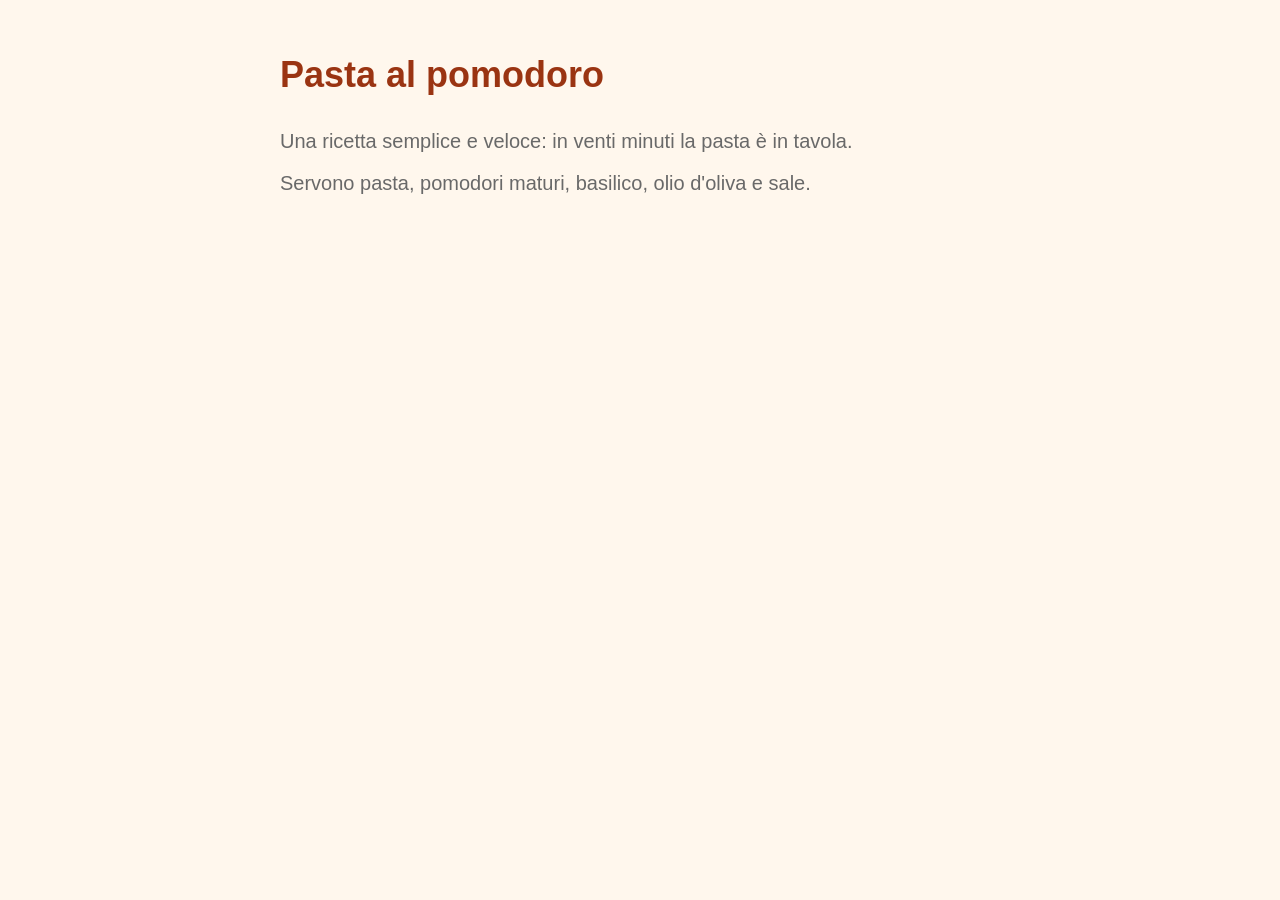
<file: 12-strumenti-per-sviluppatori/index.html>
<!doctype html>
<html lang="it">
<head>
  <meta charset="utf-8">
  <meta name="viewport" content="width=device-width, initial-scale=1">
  <title>Ricetta: pasta al pomodoro</title>
  <link rel="stylesheet" href="style.css">
</head>
<body>
  <h1>Pasta al pomodoro</h1>
  <p>Una ricetta semplice e veloce: in venti minuti la pasta è in tavola.</p>
  <p>Servono pasta, pomodori maturi, basilico, olio d'oliva e sale.</p>
</body>
</html>
</file>
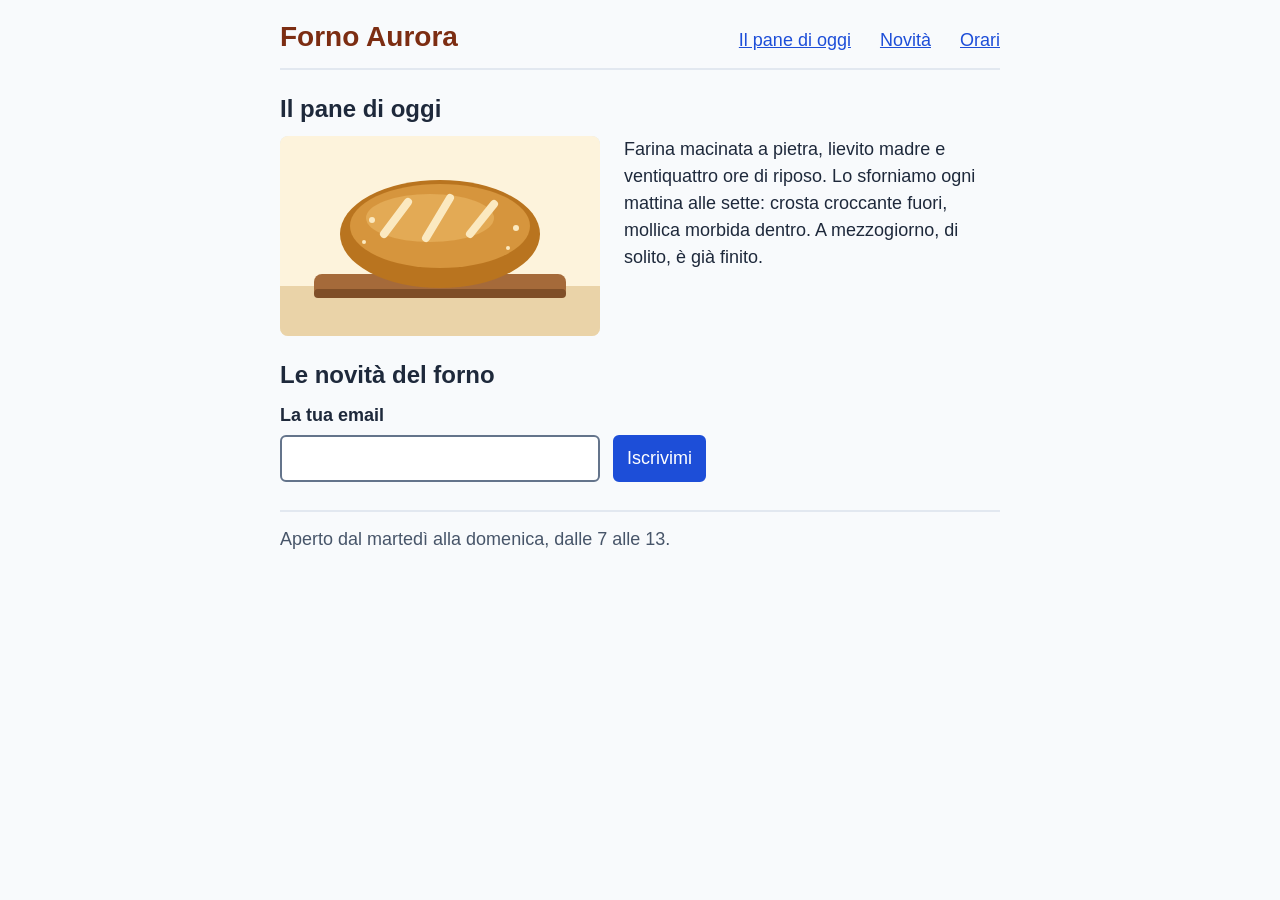
<file: 22-accessibilita-di-base/index.html>
<!doctype html>
<html lang="it">
<head>
  <meta charset="utf-8">
  <meta name="viewport" content="width=device-width, initial-scale=1">
  <title>Forno Aurora</title>
  <link rel="stylesheet" href="style.css">
</head>
<body>
  <a href="#content" class="skip-link">Vai al contenuto</a>
  <header>
    <h1>Forno Aurora</h1>
    <nav>
      <a href="#today">Il pane di oggi</a>
      <a href="#newsletter">Novità</a>
      <a href="#hours">Orari</a>
    </nav>
  </header>
  <main id="content">
    <h2 id="today">Il pane di oggi</h2>
    <img src="images/pane.svg"
      alt="Una pagnotta dorata su un tagliere di legno"
      width="320" height="200">
    <p>Farina macinata a pietra, lievito madre e ventiquattro ore di riposo.
      Lo sforniamo ogni mattina alle sette: crosta croccante fuori, mollica
      morbida dentro. A mezzogiorno, di solito, è già finito.</p>
    <h2 id="newsletter">Le novità del forno</h2>
    <form>
      <label for="email">La tua email</label>
      <input type="email" id="email" name="email">
      <button type="submit">Iscrivimi</button>
    </form>
  </main>
  <footer id="hours">
    <p>Aperto dal martedì alla domenica, dalle 7 alle 13.</p>
  </footer>
</body>
</html>
</file>
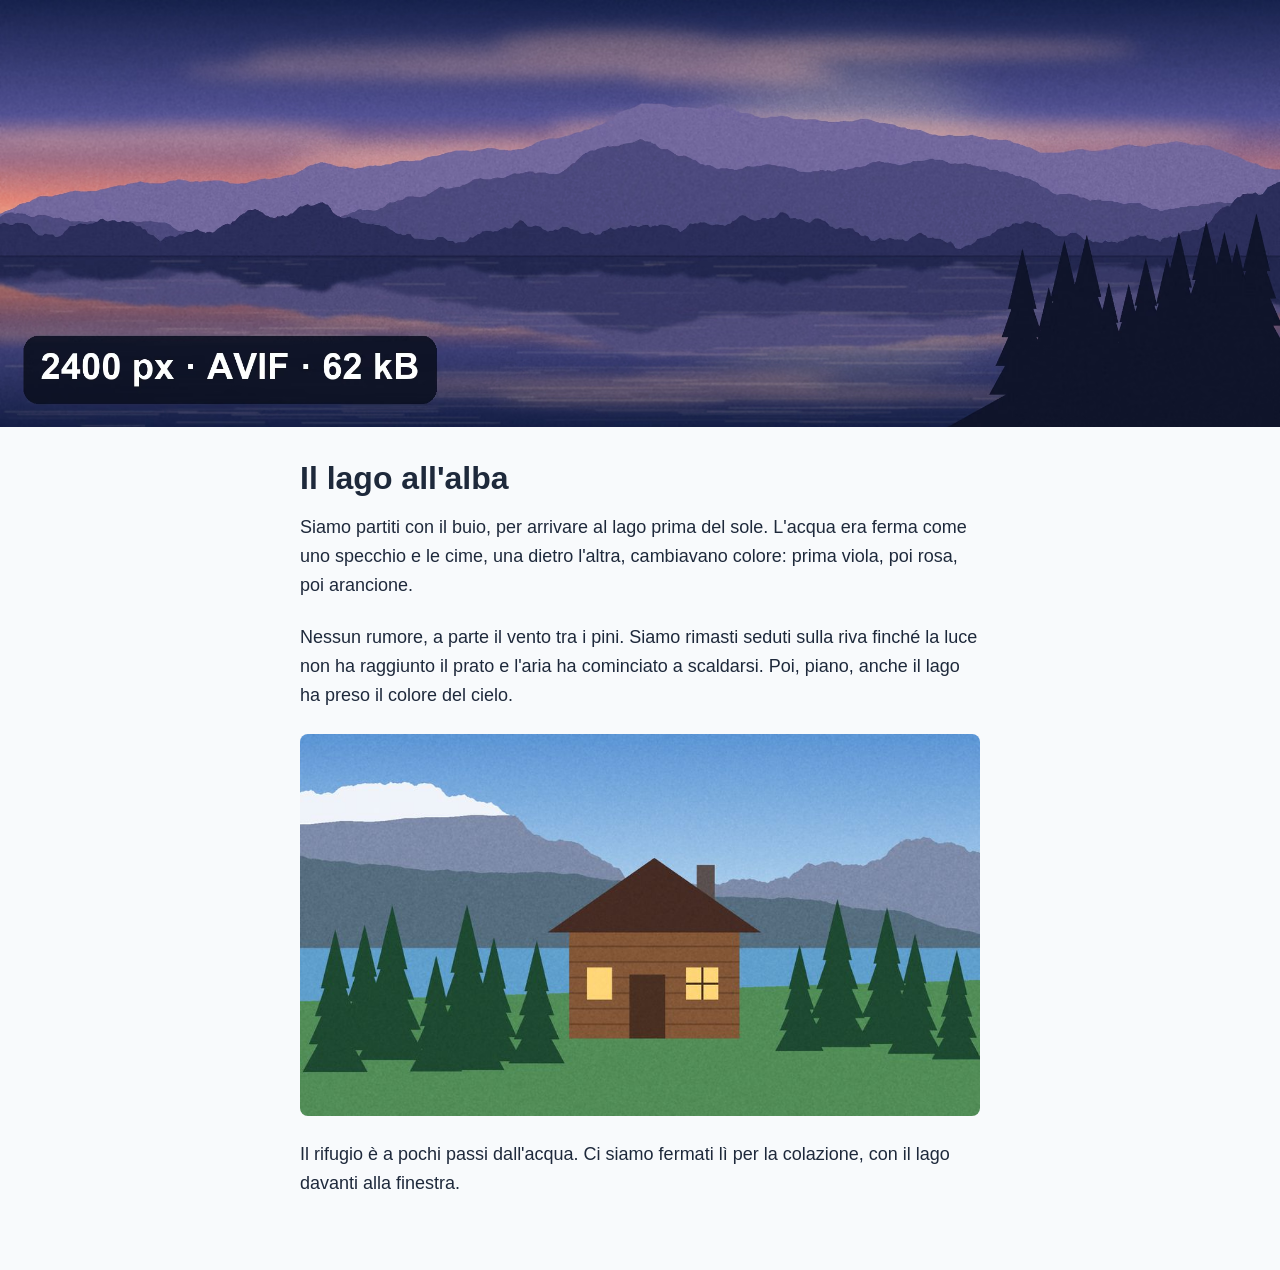
<file: 23-immagini-responsive/index.html>
<!doctype html>
<html lang="it">
<head>
  <meta charset="utf-8">
  <meta name="viewport" content="width=device-width, initial-scale=1">
  <title>Diario di montagna</title>
  <link rel="stylesheet" href="style.css">
</head>
<body>
  <picture>
    <source type="image/avif"
      srcset="images/lago-1200.avif 1200w, images/lago-2400.avif 2400w"
      sizes="100vw">
    <img src="images/lago.jpg" alt="Un lago di montagna all'alba"
      srcset="images/lago-1200.jpg 1200w, images/lago-2400.jpg 2400w"
      sizes="100vw"
      fetchpriority="high"
      width="3600" height="1200">
  </picture>
  <main>
    <h1>Il lago all'alba</h1>
    <p>Siamo partiti con il buio, per arrivare al lago prima del sole. L'acqua era
      ferma come uno specchio e le cime, una dietro l'altra, cambiavano colore:
      prima viola, poi rosa, poi arancione.</p>
    <p>Nessun rumore, a parte il vento tra i pini. Siamo rimasti seduti sulla riva
      finché la luce non ha raggiunto il prato e l'aria ha cominciato a scaldarsi.
      Poi, piano, anche il lago ha preso il colore del cielo.</p>
    <img src="images/rifugio.jpg" alt="Il rifugio di legno in riva al lago"
      loading="lazy"
      width="960" height="540">
    <p>Il rifugio è a pochi passi dall'acqua. Ci siamo fermati lì per la colazione,
      con il lago davanti alla finestra.</p>
  </main>
</body>
</html>
</file>
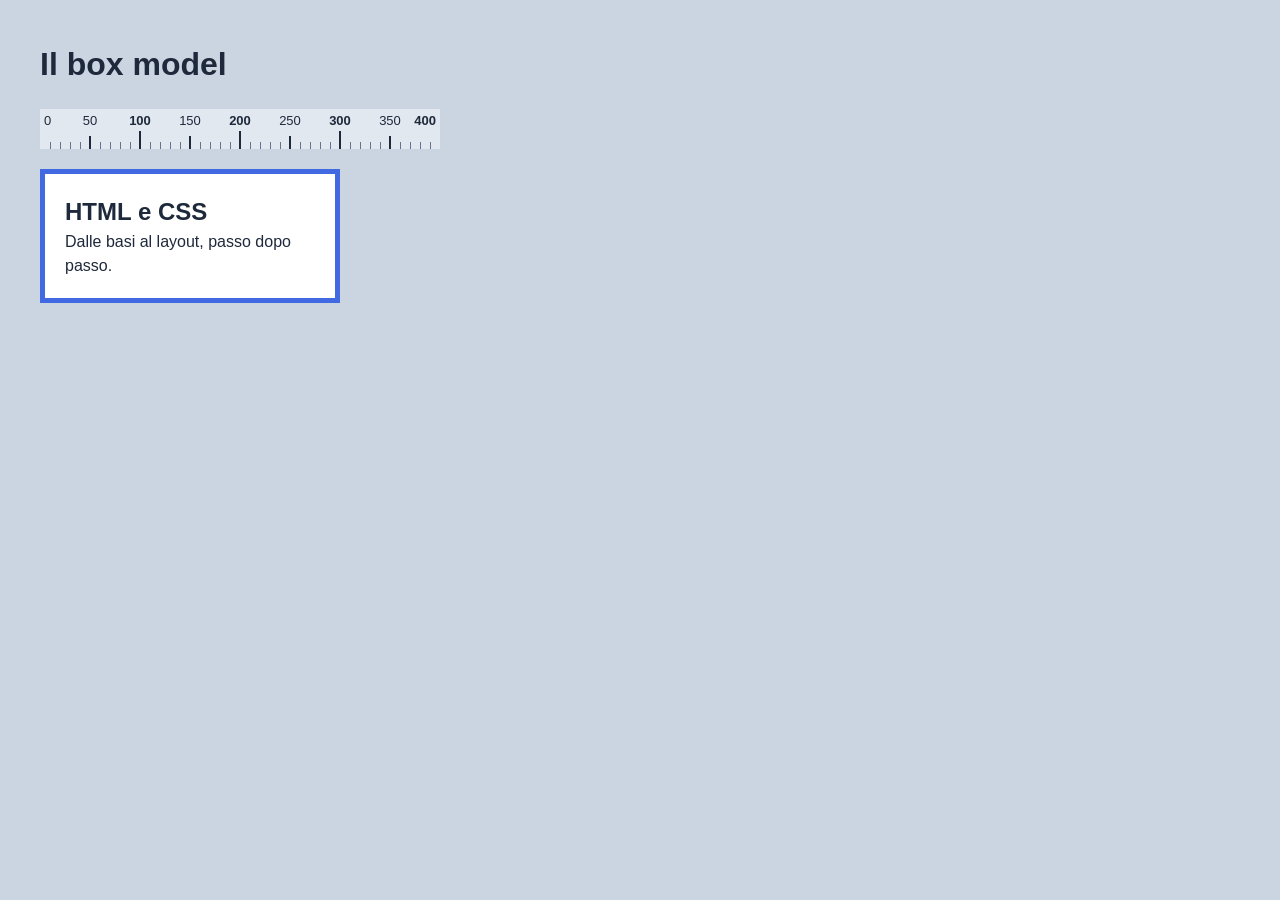
<file: 31-box-model-e-box-sizing/index.html>
<!doctype html>
<html lang="it">
<head>
  <meta charset="utf-8">
  <meta name="viewport" content="width=device-width, initial-scale=1">
  <title>Il box model</title>
  <link rel="stylesheet" href="style.css">
</head>
<body>
  <main>
    <h1>Il box model</h1>
    <img class="ruler" src="images/ruler.svg" width="400" height="40"
      alt="Righello in pixel: una tacca ogni 10, un numero ogni 50, da 0 a 400">
    <article class="card">
      <h2>HTML e CSS</h2>
      <p>Dalle basi al layout, passo dopo passo.</p>
    </article>
  </main>
</body>
</html>
</file>
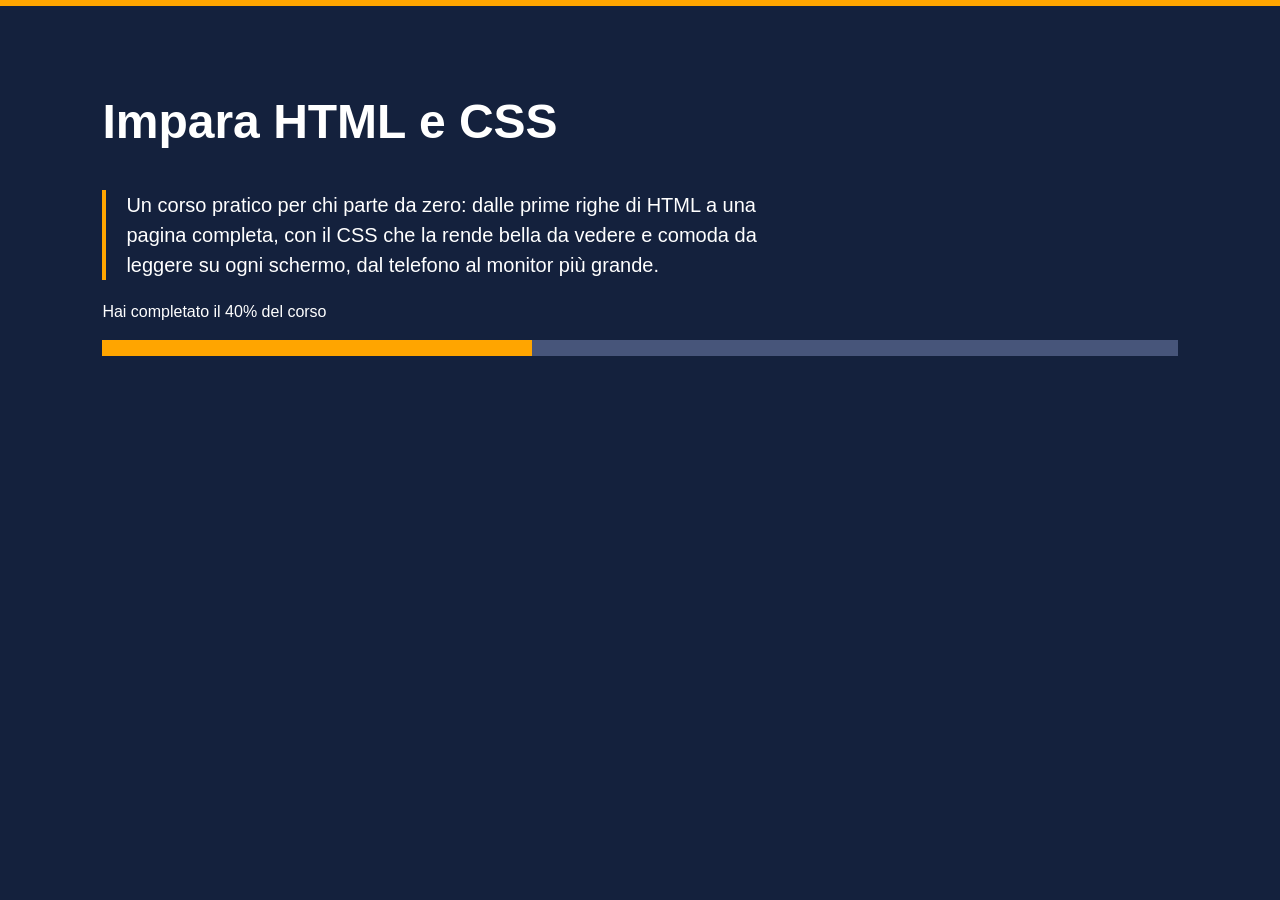
<file: 32-unita-di-misura/index.html>
<!doctype html>
<html lang="it">
<head>
  <meta charset="utf-8">
  <meta name="viewport" content="width=device-width, initial-scale=1">
  <title>Le unità di misura</title>
  <link rel="stylesheet" href="style.css">
</head>
<body>
  <main class="hero">
    <h1>Impara HTML e CSS</h1>
    <p class="lead">Un corso pratico per chi parte da zero: dalle prime righe di
      HTML a una pagina completa, con il CSS che la rende bella da vedere e comoda
      da leggere su ogni schermo, dal telefono al monitor più grande.</p>
    <p>Hai completato il 40% del corso</p>
    <div class="track">
      <div class="bar"></div>
    </div>
  </main>
</body>
</html>
</file>
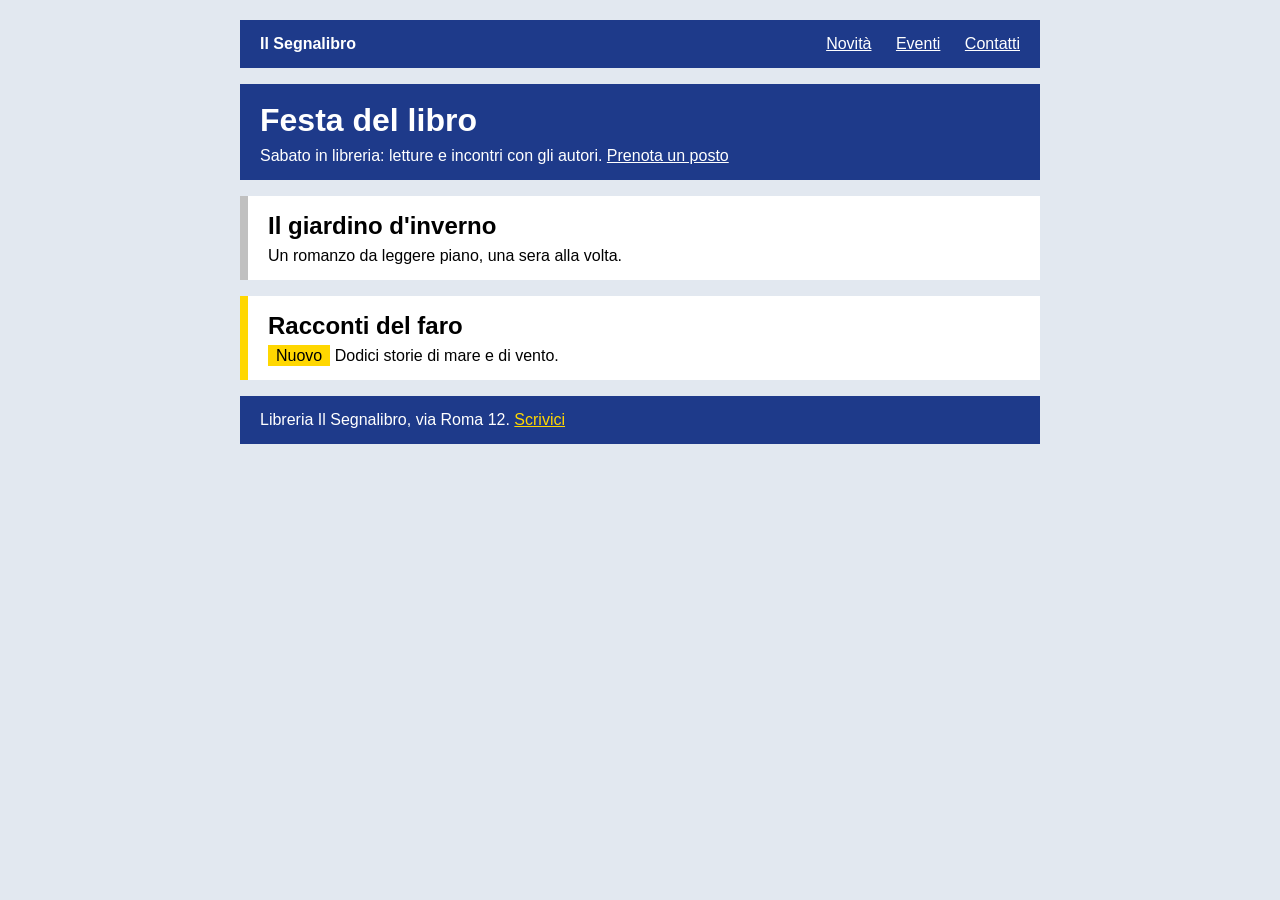
<file: 34-selettori-moderni-is-where-has/index.html>
<!doctype html>
<html lang="it">
<head>
  <meta charset="utf-8">
  <meta name="viewport" content="width=device-width, initial-scale=1">
  <title>Libreria Il Segnalibro</title>
  <link rel="stylesheet" href="style.css">
</head>
<body>
  <header>
    <strong>Il Segnalibro</strong>
    <nav>
      <a href="#">Novità</a>
      <a href="#">Eventi</a>
      <a href="#">Contatti</a>
    </nav>
  </header>
  <main>
    <div class="banner">
      <h1>Festa del libro</h1>
      <p>Sabato in libreria: letture e incontri con gli autori.
        <a href="#">Prenota un posto</a></p>
    </div>
    <article class="card">
      <h2>Il giardino d'inverno</h2>
      <p>Un romanzo da leggere piano, una sera alla volta.</p>
    </article>
    <article class="card">
      <h2>Racconti del faro</h2>
      <p><span class="badge">Nuovo</span> Dodici storie di mare e di vento.</p>
    </article>
  </main>
  <footer>
    <p>Libreria Il Segnalibro, via Roma 12. <a href="#">Scrivici</a></p>
  </footer>
</body>
</html>
</file>
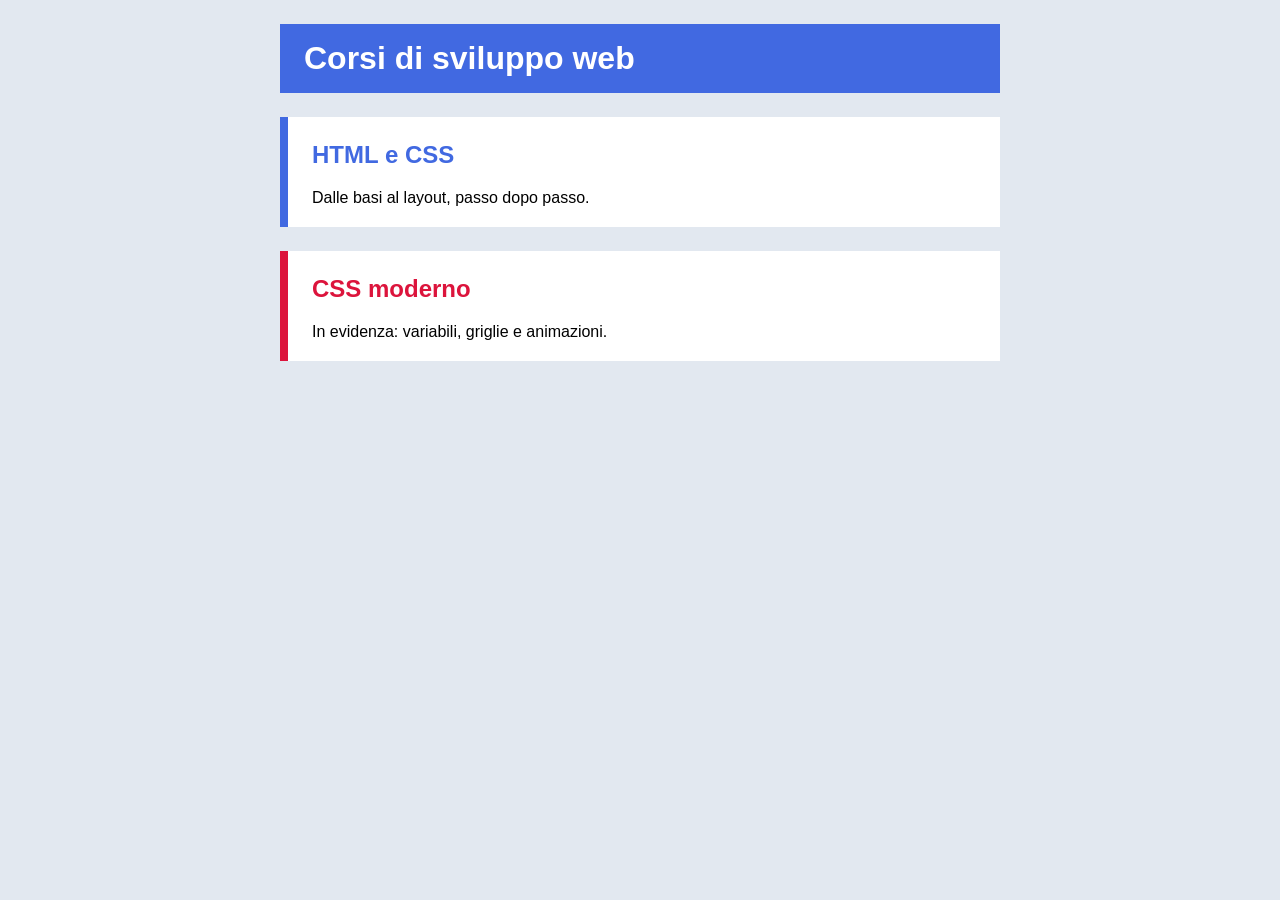
<file: 36-variabili-css/index.html>
<!doctype html>
<html lang="it">
<head>
  <meta charset="utf-8">
  <meta name="viewport" content="width=device-width, initial-scale=1">
  <title>Variabili CSS</title>
  <link rel="stylesheet" href="style.css">
</head>
<body>
  <header>
    <h1>Corsi di sviluppo web</h1>
  </header>
  <main>
    <article class="card">
      <h2>HTML e CSS</h2>
      <p>Dalle basi al layout, passo dopo passo.</p>
    </article>
    <article class="card featured">
      <h2>CSS moderno</h2>
      <p>In evidenza: variabili, griglie e animazioni.</p>
    </article>
  </main>
</body>
</html>
</file>
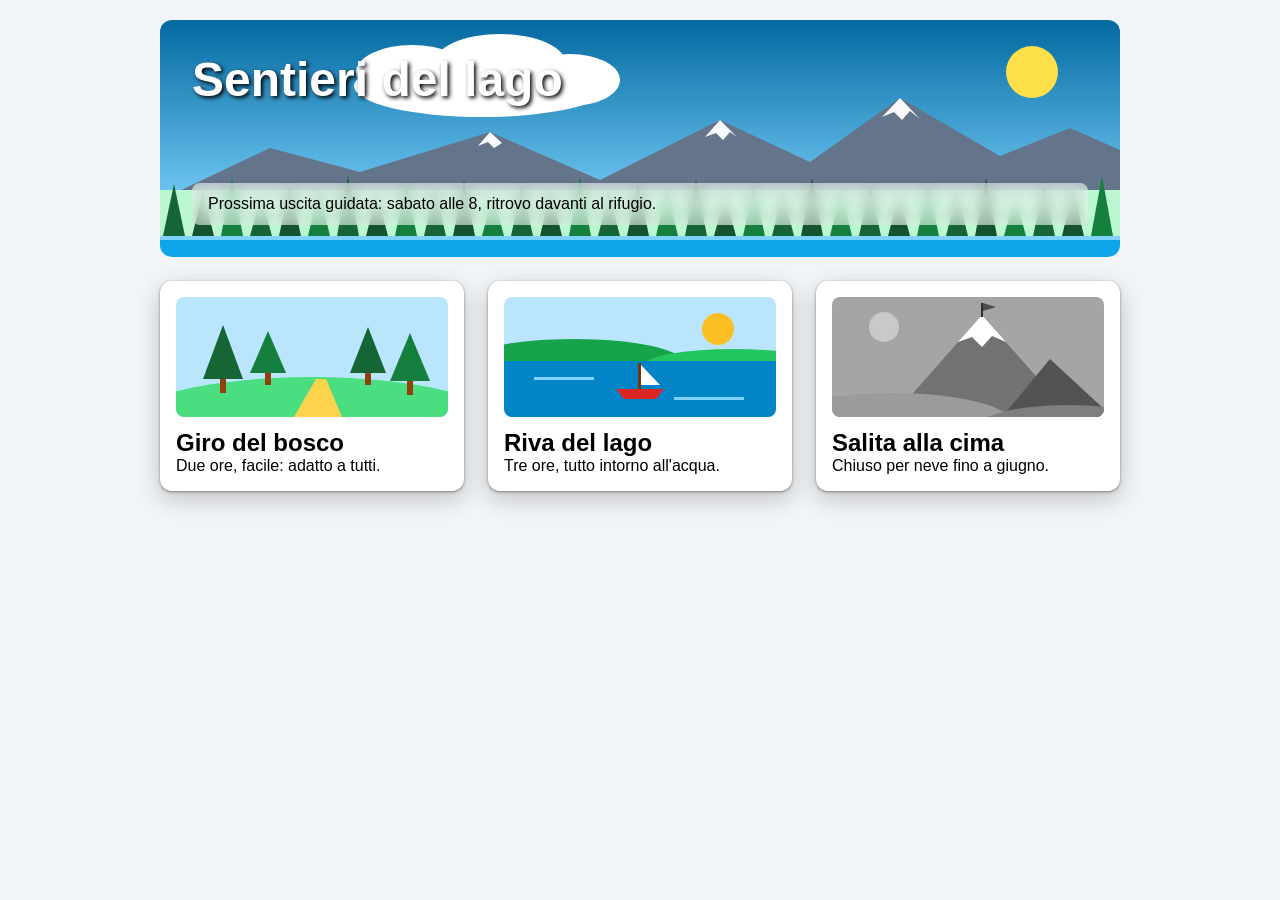
<file: 41-ombre-e-filtri/index.html>
<!doctype html>
<html lang="it">
<head>
  <meta charset="utf-8">
  <meta name="viewport" content="width=device-width, initial-scale=1">
  <title>Sentieri del lago</title>
  <link rel="stylesheet" href="style.css">
</head>
<body>
  <header>
    <h1>Sentieri del lago</h1>
    <p class="note">Prossima uscita guidata: sabato alle 8, ritrovo davanti al
      rifugio.</p>
  </header>
  <main>
    <article class="card">
      <img src="images/forest.svg" alt="Abeti lungo un sentiero">
      <h2>Giro del bosco</h2>
      <p>Due ore, facile: adatto a tutti.</p>
    </article>
    <article class="card">
      <img src="images/shore.svg" alt="Una barca rossa sul lago">
      <h2>Riva del lago</h2>
      <p>Tre ore, tutto intorno all'acqua.</p>
    </article>
    <article class="card closed">
      <img src="images/peak.svg" alt="Una cima con la neve">
      <h2>Salita alla cima</h2>
      <p>Chiuso per neve fino a giugno.</p>
    </article>
  </main>
</body>
</html>
</file>
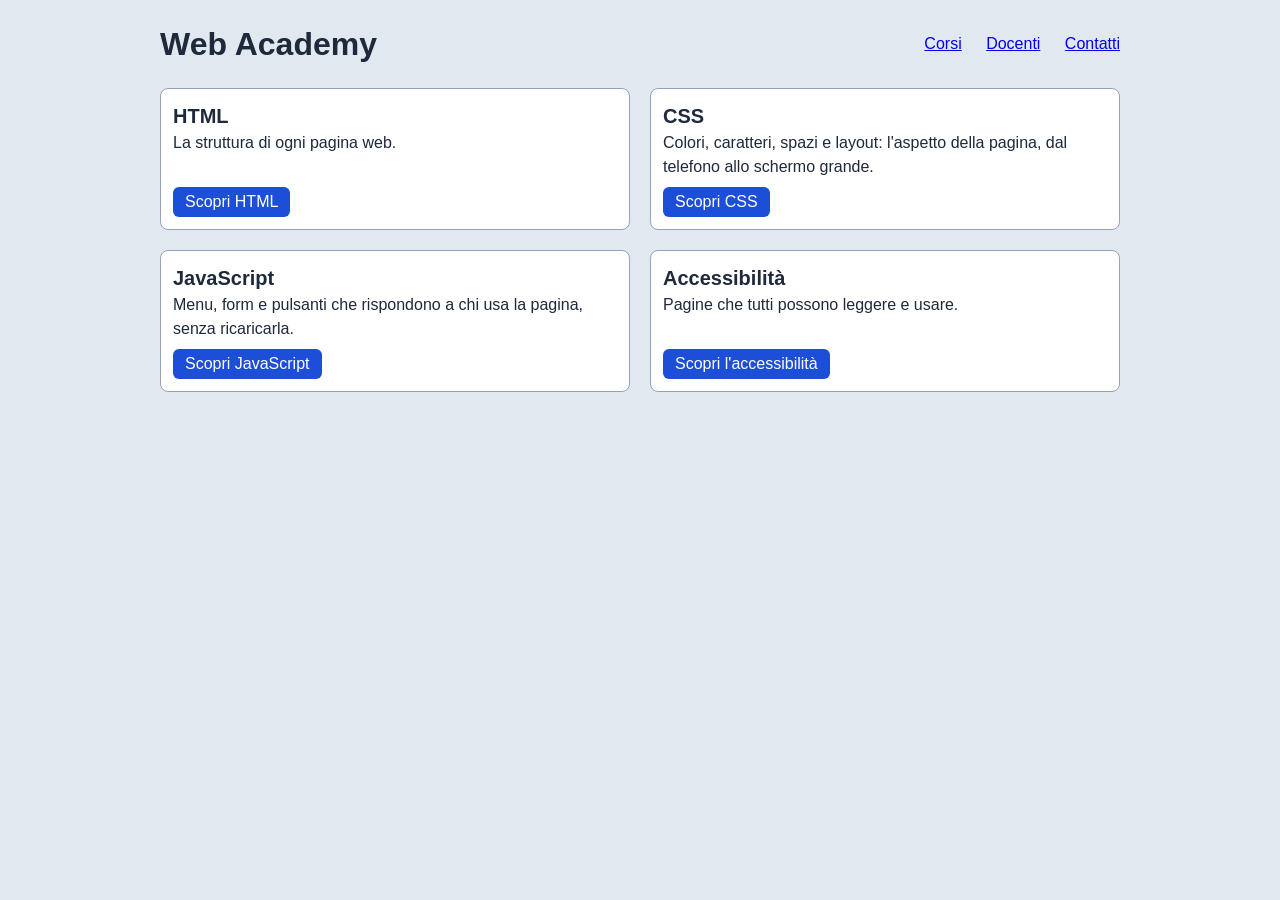
<file: 51-flexbox-completo/index.html>
<!doctype html>
<html lang="it">
<head>
  <meta charset="utf-8">
  <meta name="viewport" content="width=device-width, initial-scale=1">
  <title>Web Academy</title>
  <link rel="stylesheet" href="style.css">
</head>
<body>
  <header class="topbar">
    <h1>Web Academy</h1>
    <nav>
      <a href="#">Corsi</a>
      <a href="#">Docenti</a>
      <a href="#">Contatti</a>
    </nav>
  </header>
  <main class="cards">
    <article class="card">
      <h2>HTML</h2>
      <p>La struttura di ogni pagina web.</p>
      <a href="#">Scopri HTML</a>
    </article>
    <article class="card">
      <h2>CSS</h2>
      <p>Colori, caratteri, spazi e layout: l'aspetto della pagina, dal telefono allo
        schermo grande.</p>
      <a href="#">Scopri CSS</a>
    </article>
    <article class="card">
      <h2>JavaScript</h2>
      <p>Menu, form e pulsanti che rispondono a chi usa la pagina, senza
        ricaricarla.</p>
      <a href="#">Scopri JavaScript</a>
    </article>
    <article class="card">
      <h2>Accessibilità</h2>
      <p>Pagine che tutti possono leggere e usare.</p>
      <a href="#">Scopri l'accessibilità</a>
    </article>
  </main>
</body>
</html>
</file>
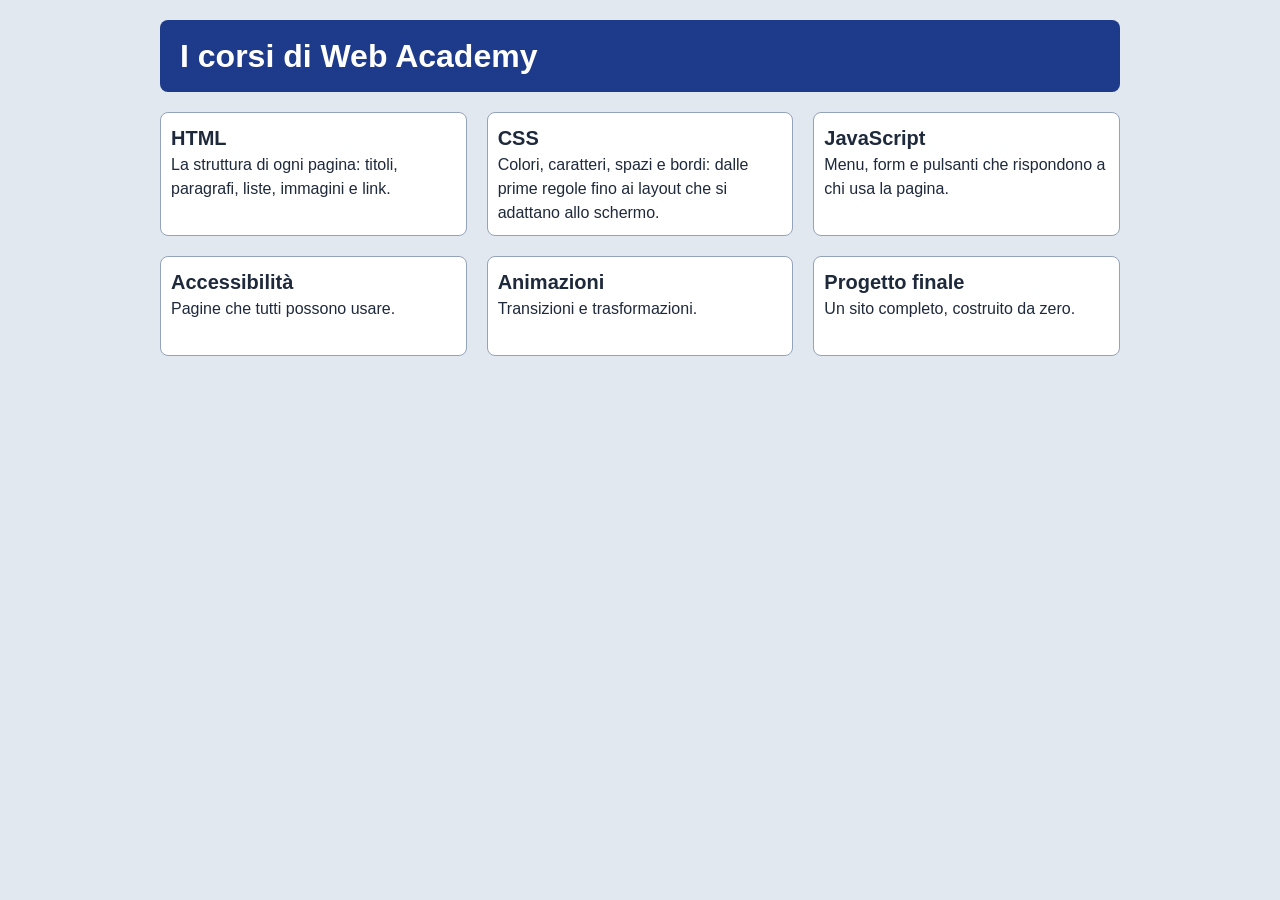
<file: 52-grid-righe-colonne-e-fr/index.html>
<!doctype html>
<html lang="it">
<head>
  <meta charset="utf-8">
  <meta name="viewport" content="width=device-width, initial-scale=1">
  <title>Web Academy</title>
  <link rel="stylesheet" href="style.css">
</head>
<body>
  <header>
    <h1>I corsi di Web Academy</h1>
  </header>
  <main class="cards">
    <article class="card">
      <h2>HTML</h2>
      <p>La struttura di ogni pagina: titoli, paragrafi, liste, immagini e link.</p>
    </article>
    <article class="card">
      <h2>CSS</h2>
      <p>Colori, caratteri, spazi e bordi: dalle prime regole fino ai layout che si
        adattano allo schermo.</p>
    </article>
    <article class="card">
      <h2>JavaScript</h2>
      <p>Menu, form e pulsanti che rispondono a chi usa la pagina.</p>
    </article>
    <article class="card">
      <h2>Accessibilità</h2>
      <p>Pagine che tutti possono usare.</p>
    </article>
    <article class="card">
      <h2>Animazioni</h2>
      <p>Transizioni e trasformazioni.</p>
    </article>
    <article class="card">
      <h2>Progetto finale</h2>
      <p>Un sito completo, costruito da zero.</p>
    </article>
  </main>
</body>
</html>
</file>
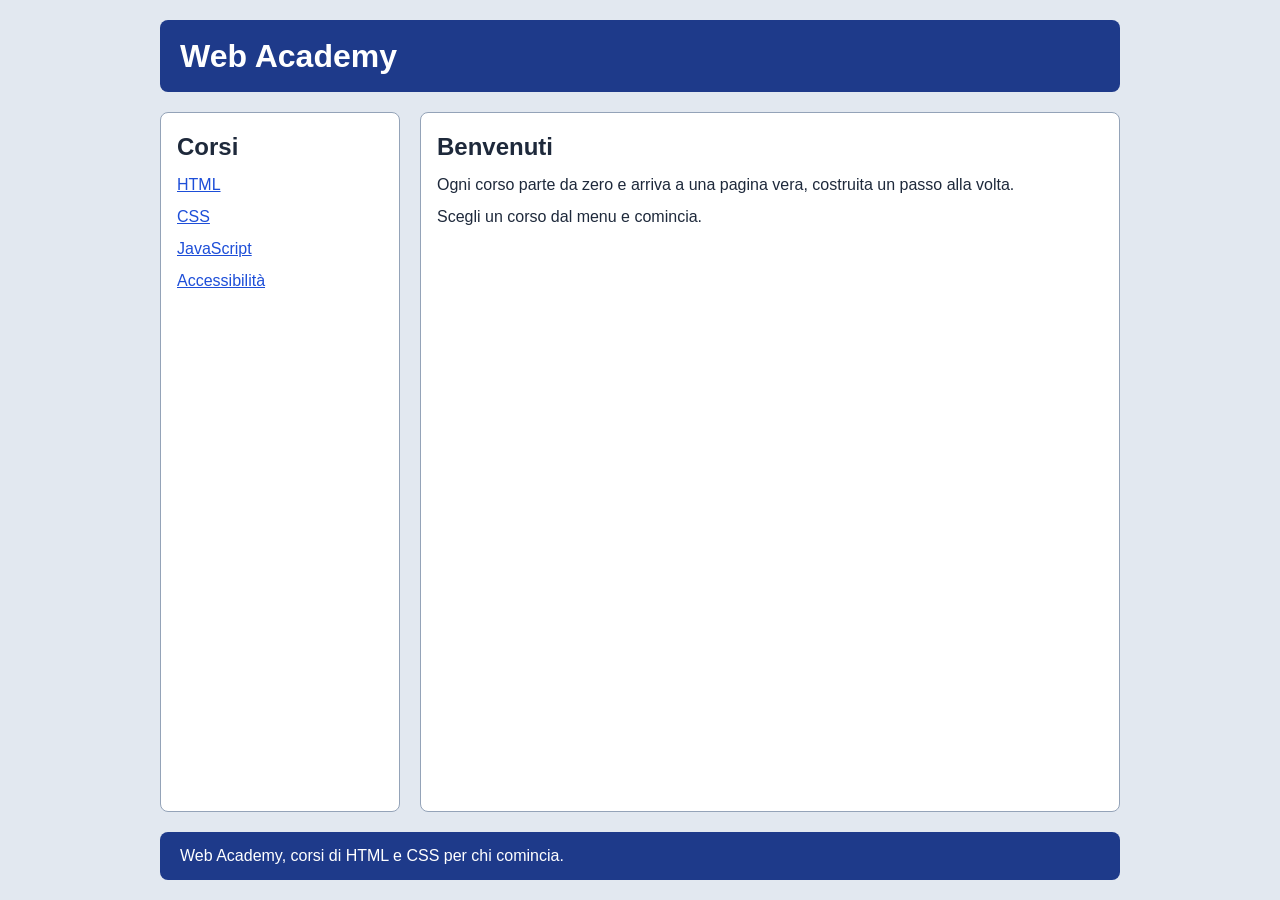
<file: 53-grid-aree-con-nome/index.html>
<!doctype html>
<html lang="it">
<head>
  <meta charset="utf-8">
  <meta name="viewport" content="width=device-width, initial-scale=1">
  <title>Web Academy</title>
  <link rel="stylesheet" href="style.css">
</head>
<body class="page">
  <header class="topbar">
    <h1>Web Academy</h1>
  </header>
  <nav class="sidebar">
    <h2>Corsi</h2>
    <a href="#">HTML</a>
    <a href="#">CSS</a>
    <a href="#">JavaScript</a>
    <a href="#">Accessibilità</a>
  </nav>
  <main class="content">
    <h2>Benvenuti</h2>
    <p>Ogni corso parte da zero e arriva a una pagina vera, costruita un passo alla
      volta.</p>
    <p>Scegli un corso dal menu e comincia.</p>
  </main>
  <footer class="footer">
    <p>Web Academy, corsi di HTML e CSS per chi comincia.</p>
  </footer>
</body>
</html>
</file>
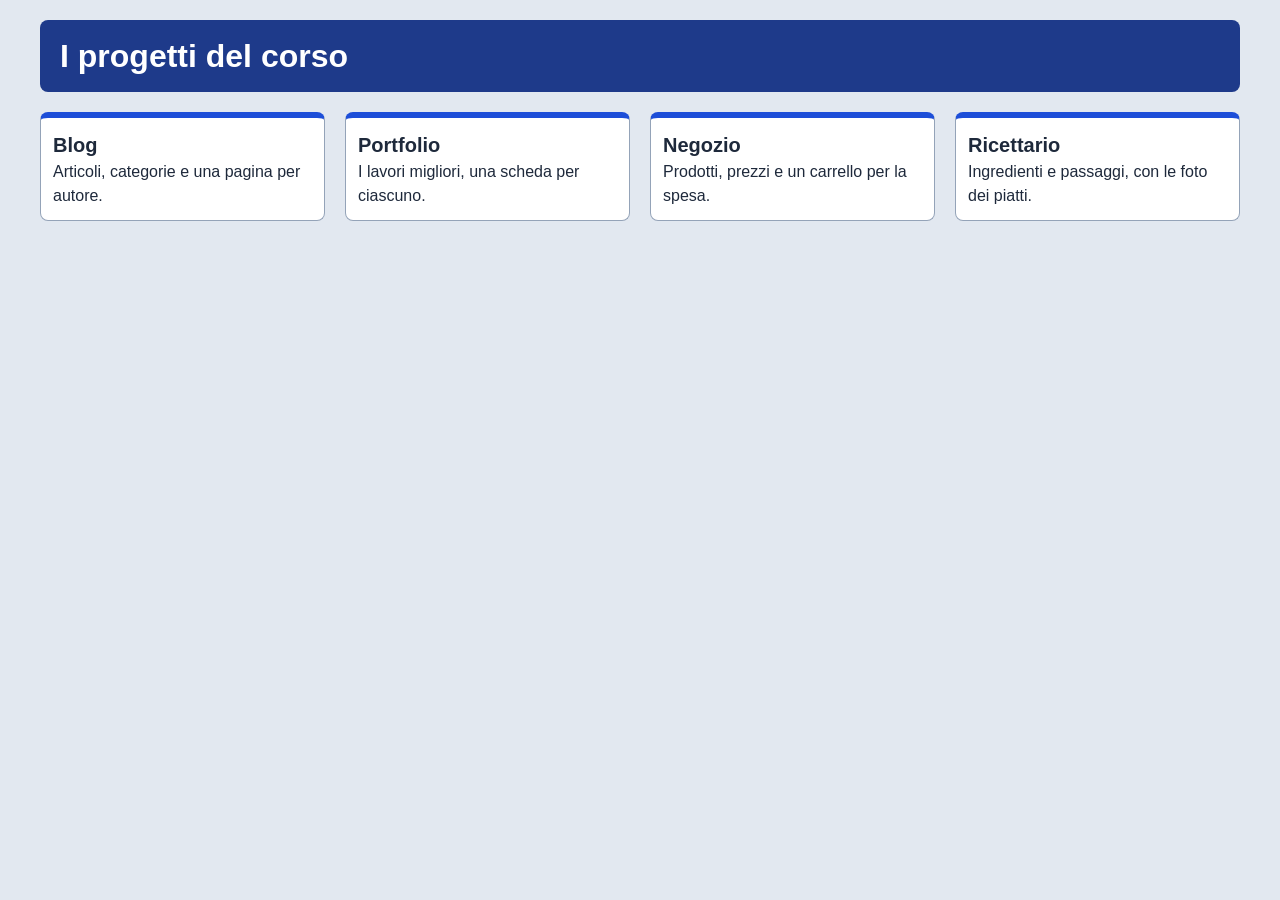
<file: 54-grid-responsive-senza-media-query/index.html>
<!doctype html>
<html lang="it">
<head>
  <meta charset="utf-8">
  <meta name="viewport" content="width=device-width, initial-scale=1">
  <title>Web Academy</title>
  <link rel="stylesheet" href="style.css">
</head>
<body>
  <header>
    <h1>I progetti del corso</h1>
  </header>
  <main class="gallery">
    <article class="card">
      <h2>Blog</h2>
      <p>Articoli, categorie e una pagina per autore.</p>
    </article>
    <article class="card">
      <h2>Portfolio</h2>
      <p>I lavori migliori, una scheda per ciascuno.</p>
    </article>
    <article class="card">
      <h2>Negozio</h2>
      <p>Prodotti, prezzi e un carrello per la spesa.</p>
    </article>
    <article class="card">
      <h2>Ricettario</h2>
      <p>Ingredienti e passaggi, con le foto dei piatti.</p>
    </article>
  </main>
</body>
</html>
</file>
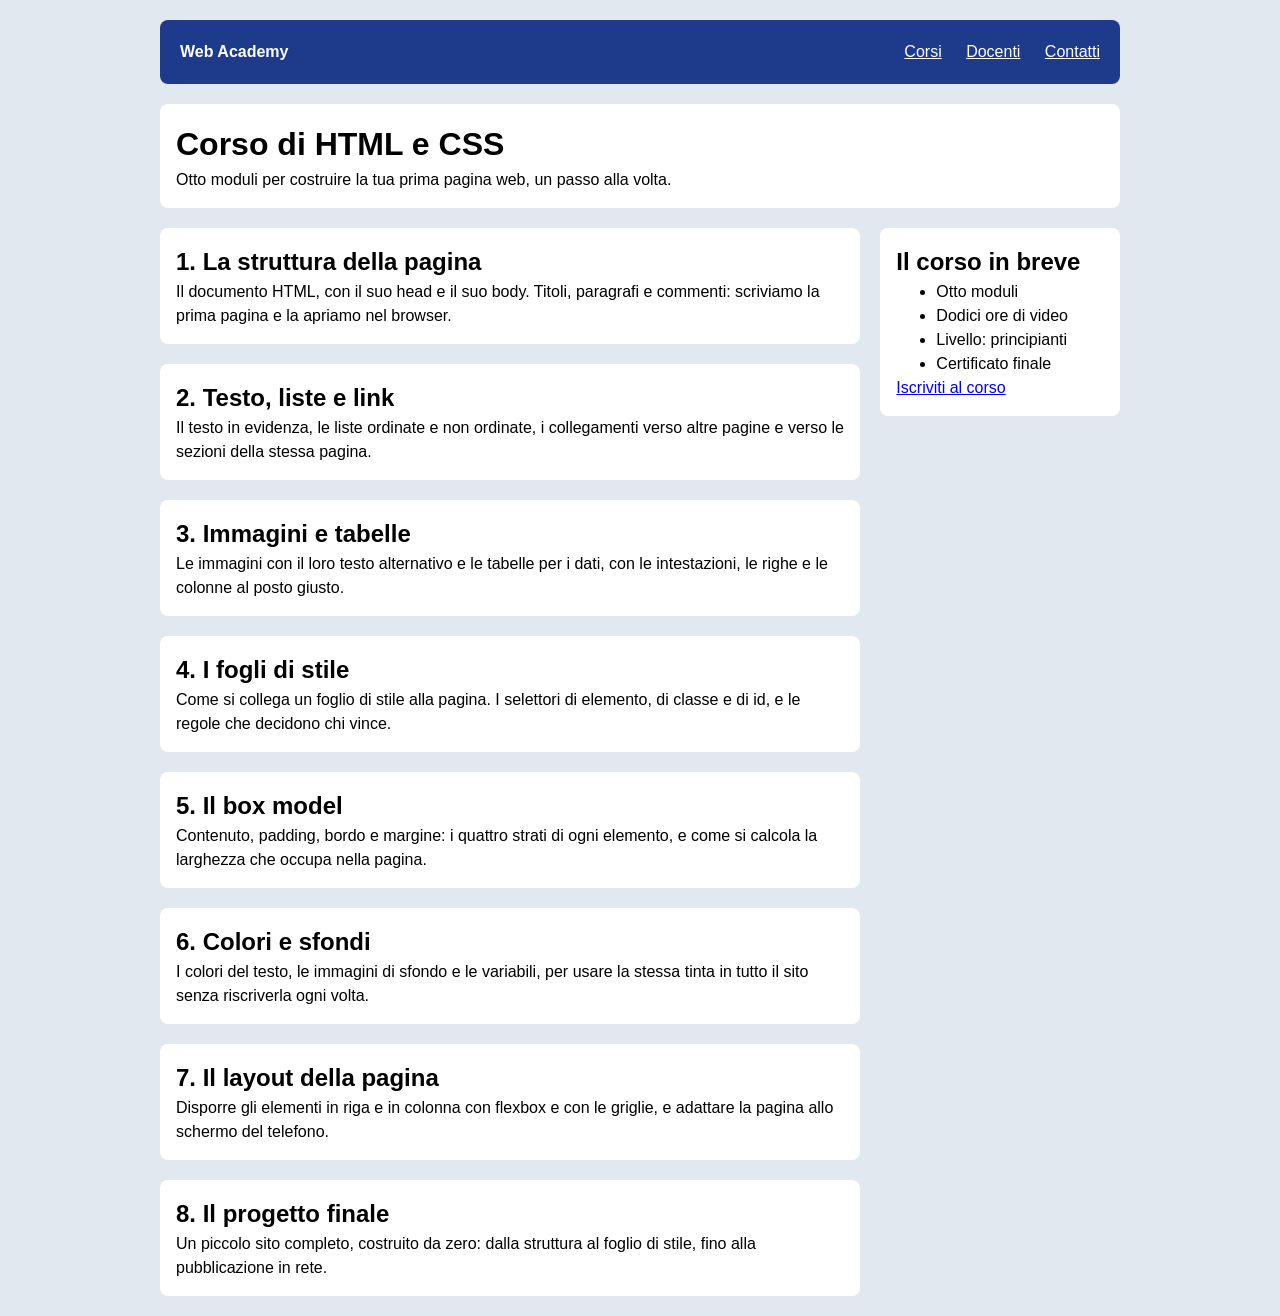
<file: 56-position-sticky/index.html>
<!doctype html>
<html lang="it">
<head>
  <meta charset="utf-8">
  <meta name="viewport" content="width=device-width, initial-scale=1">
  <title>Corso di HTML e CSS</title>
  <link rel="stylesheet" href="style.css">
</head>
<body>
  <header class="topbar">
    <strong>Web Academy</strong>
    <nav>
      <a href="#">Corsi</a>
      <a href="#">Docenti</a>
      <a href="#">Contatti</a>
    </nav>
  </header>
  <main>
    <div class="card">
      <h1>Corso di HTML e CSS</h1>
      <p>Otto moduli per costruire la tua prima pagina web, un passo alla volta.</p>
    </div>
    <div class="layout">
      <div class="modules">
        <section class="card">
          <h2>1. La struttura della pagina</h2>
          <p>Il documento HTML, con il suo head e il suo body. Titoli, paragrafi e
            commenti: scriviamo la prima pagina e la apriamo nel browser.</p>
        </section>
        <section class="card">
          <h2>2. Testo, liste e link</h2>
          <p>Il testo in evidenza, le liste ordinate e non ordinate, i collegamenti
            verso altre pagine e verso le sezioni della stessa pagina.</p>
        </section>
        <section class="card">
          <h2>3. Immagini e tabelle</h2>
          <p>Le immagini con il loro testo alternativo e le tabelle per i dati, con
            le intestazioni, le righe e le colonne al posto giusto.</p>
        </section>
        <section class="card">
          <h2>4. I fogli di stile</h2>
          <p>Come si collega un foglio di stile alla pagina. I selettori di elemento,
            di classe e di id, e le regole che decidono chi vince.</p>
        </section>
        <section class="card">
          <h2>5. Il box model</h2>
          <p>Contenuto, padding, bordo e margine: i quattro strati di ogni elemento,
            e come si calcola la larghezza che occupa nella pagina.</p>
        </section>
        <section class="card">
          <h2>6. Colori e sfondi</h2>
          <p>I colori del testo, le immagini di sfondo e le variabili, per usare la
            stessa tinta in tutto il sito senza riscriverla ogni volta.</p>
        </section>
        <section class="card">
          <h2>7. Il layout della pagina</h2>
          <p>Disporre gli elementi in riga e in colonna con flexbox e con le griglie,
            e adattare la pagina allo schermo del telefono.</p>
        </section>
        <section class="card">
          <h2>8. Il progetto finale</h2>
          <p>Un piccolo sito completo, costruito da zero: dalla struttura al foglio
            di stile, fino alla pubblicazione in rete.</p>
        </section>
      </div>
      <aside class="card sidebar">
        <h2>Il corso in breve</h2>
        <ul>
          <li>Otto moduli</li>
          <li>Dodici ore di video</li>
          <li>Livello: principianti</li>
          <li>Certificato finale</li>
        </ul>
        <a href="#">Iscriviti al corso</a>
      </aside>
    </div>
  </main>
</body>
</html>
</file>
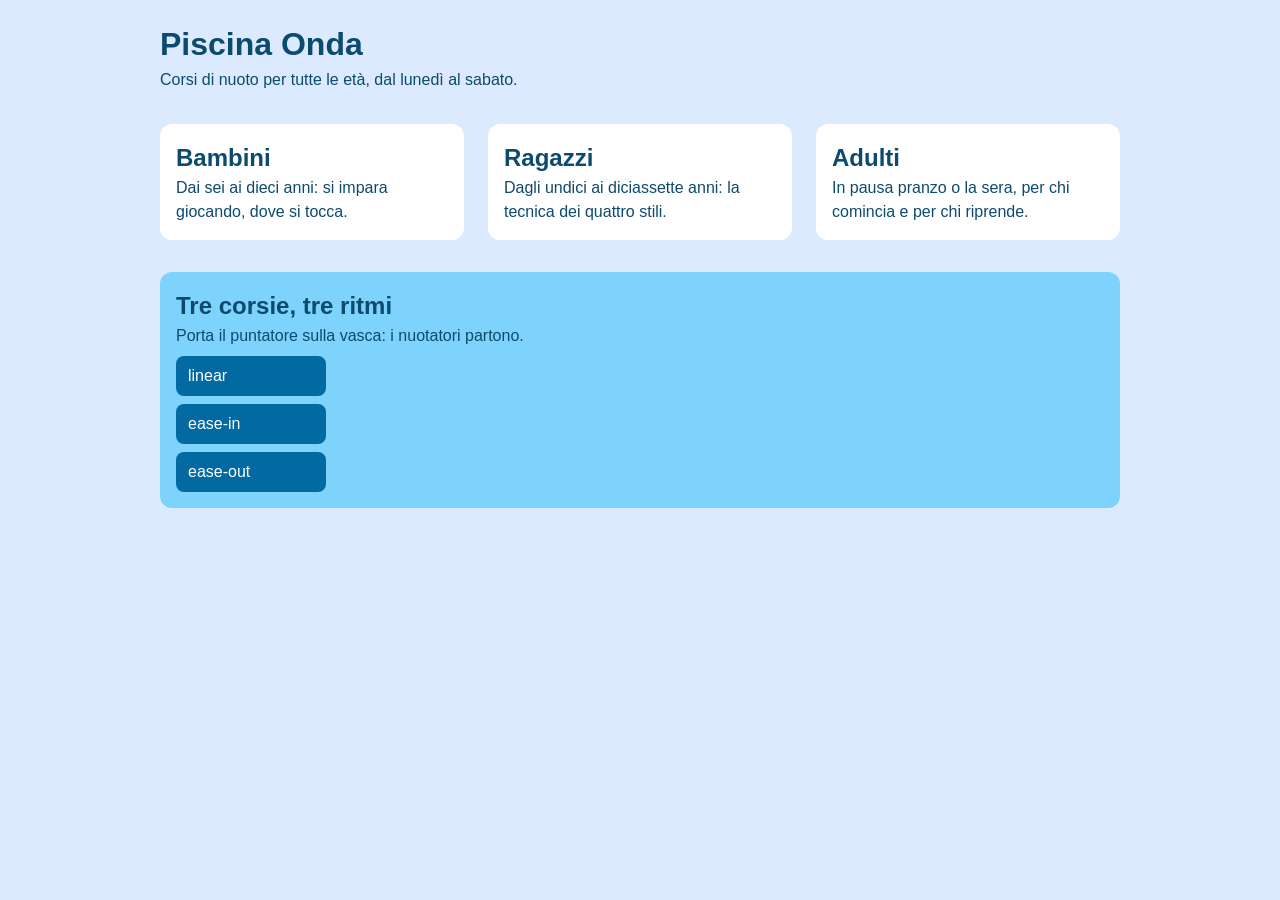
<file: 61-transizioni-css/index.html>
<!doctype html>
<html lang="it">
<head>
  <meta charset="utf-8">
  <meta name="viewport" content="width=device-width, initial-scale=1">
  <title>Piscina Onda</title>
  <link rel="stylesheet" href="style.css">
</head>
<body>
  <header>
    <h1>Piscina Onda</h1>
    <p>Corsi di nuoto per tutte le età, dal lunedì al sabato.</p>
  </header>
  <main>
    <section class="cards">
      <a class="card" href="#bambini">
        <h2>Bambini</h2>
        <p>Dai sei ai dieci anni: si impara giocando, dove si tocca.</p>
      </a>
      <a class="card" href="#ragazzi">
        <h2>Ragazzi</h2>
        <p>Dagli undici ai diciassette anni: la tecnica dei quattro stili.</p>
      </a>
      <a class="card" href="#adulti">
        <h2>Adulti</h2>
        <p>In pausa pranzo o la sera, per chi comincia e per chi riprende.</p>
      </a>
    </section>
    <section class="pool">
      <h2>Tre corsie, tre ritmi</h2>
      <p>Porta il puntatore sulla vasca: i nuotatori partono.</p>
      <div class="swimmer first">linear</div>
      <div class="swimmer second">ease-in</div>
      <div class="swimmer third">ease-out</div>
    </section>
  </main>
</body>
</html>
</file>
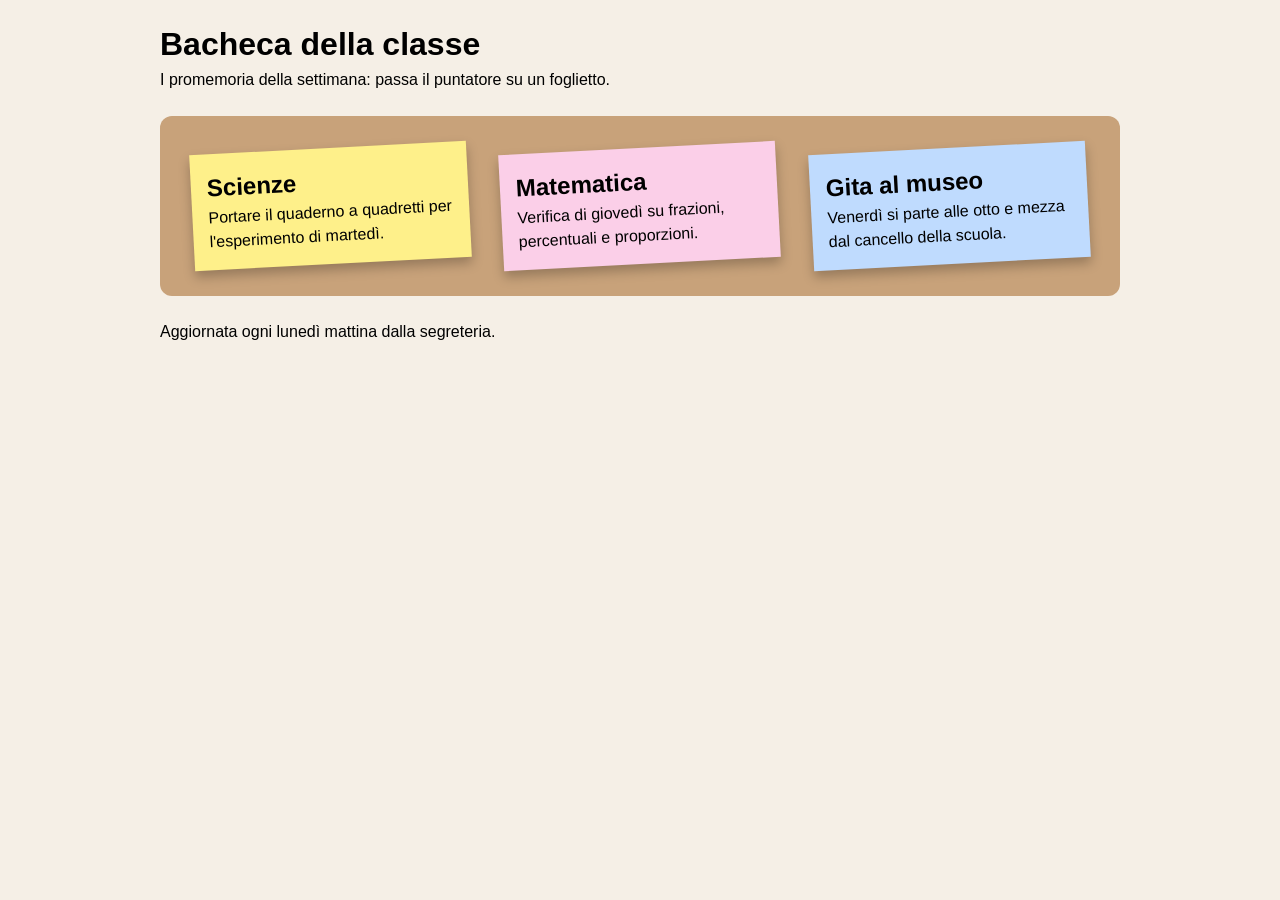
<file: 62-trasformazioni/index.html>
<!doctype html>
<html lang="it">
<head>
  <meta charset="utf-8">
  <meta name="viewport" content="width=device-width, initial-scale=1">
  <title>Bacheca della classe</title>
  <link rel="stylesheet" href="style.css">
</head>
<body>
  <header>
    <h1>Bacheca della classe</h1>
    <p>I promemoria della settimana: passa il puntatore su un foglietto.</p>
  </header>
  <main class="board">
    <article class="note yellow">
      <h2>Scienze</h2>
      <p>Portare il quaderno a quadretti per l'esperimento di martedì.</p>
    </article>
    <article class="note pink">
      <h2>Matematica</h2>
      <p>Verifica di giovedì su frazioni, percentuali e proporzioni.</p>
    </article>
    <article class="note blue">
      <h2>Gita al museo</h2>
      <p>Venerdì si parte alle otto e mezza dal cancello della scuola.</p>
    </article>
  </main>
  <footer>
    <p>Aggiornata ogni lunedì mattina dalla segreteria.</p>
  </footer>
</body>
</html>
</file>
<file: 12-strumenti-per-sviluppatori/style.css>
body {
  max-width: 720px;
  margin: 0 auto;
  padding: 24px;
  font-family: Helvetica, Arial, sans-serif;
  line-height: 1.5;
  background-color: #fff7ed;
}
h1 {
  font-size: 36px;
  color: #9a3412;
}
p {
  margin: 0 0 12px;
  font-size: 20px;
  color: dimgray;
}
</file>
<file: 22-accessibilita-di-base/style.css>
* {
  box-sizing: border-box;
  margin: 0;
}
body {
  font-family: Helvetica, Arial, sans-serif;
  font-size: 18px;
  line-height: 1.5;
  color: #1e293b;
  background-color: #f8fafc;
}
header,
main,
footer {
  max-width: 720px;
  margin: 0 auto;
}
header {
  display: flex;
  justify-content: space-between;
  align-items: baseline;
  padding: 20px 0 14px;
  border-bottom: 2px solid #e2e8f0;
}
h1 {
  font-size: 28px;
  line-height: 1.2;
  color: #7c2d12;
}
a {
  color: #1d4ed8;
}
nav a {
  margin-left: 24px;
}
h2 {
  clear: both;
  margin: 24px 0 12px;
  font-size: 24px;
  line-height: 1.25;
}
img {
  float: left;
  margin: 0 24px 24px 0;
  background-color: #e2e8f0;
  border-radius: 8px;
}
label {
  display: block;
  margin-bottom: 6px;
  font-weight: bold;
}
input,
button {
  padding: 8px 12px;
  font: inherit;
  border-radius: 6px;
}
input {
  width: 320px;
  border: 2px solid #64748b;
}
button {
  margin-left: 8px;
  color: white;
  background-color: #1d4ed8;
  border: 2px solid #1d4ed8;
}
footer {
  margin-top: 28px;
  padding: 14px 0;
  border-top: 2px solid #e2e8f0;
  color: #475569;
}
:focus-visible {
  outline: 3px solid #1d4ed8;
  outline-offset: 3px;
}
.skip-link {
  position: absolute;
  top: -4em;
  left: 16px;
  padding: 8px 16px;
  color: white;
  background-color: #1e3a8a;
  border-radius: 8px;
}
.skip-link:focus {
  top: 12px;
}
</file>
<file: 23-immagini-responsive/style.css>
* {
  box-sizing: border-box;
  margin: 0;
}
body {
  font-family: Helvetica, Arial, sans-serif;
  line-height: 1.6;
  color: #1e293b;
  background-color: #f8fafc;
}
img {
  display: block;
  width: 100%;
  height: auto;
}
main {
  max-width: 720px;
  margin: 0 auto;
  padding: 32px 20px 48px;
}
h1 {
  margin-bottom: 16px;
  font-size: 2rem;
  line-height: 1.2;
}
p {
  margin-bottom: 24px;
  font-size: 1.125rem;
}
main img {
  border-radius: 8px;
  margin-bottom: 24px;
}
</file>
<file: 31-box-model-e-box-sizing/style.css>
* {
  box-sizing: border-box;
}
body {
  margin: 40px;
  font-family: Helvetica, Arial, sans-serif;
  line-height: 1.5;
  color: #1e293b;
  background-color: #cbd5e1;
}
h2 {
  margin: 0;
}
p {
  margin: 0;
}
.ruler {
  display: block;
}
.card {
  width: 300px;
  background-color: white;
  padding: 20px;
  border: 5px solid royalblue;
  margin-top: 20px;
}
</file>
<file: 32-unita-di-misura/style.css>
* {
  box-sizing: border-box;
}
body {
  margin: 0;
  font-family: Helvetica, Arial, sans-serif;
  line-height: 1.5;
}
h1 {
  font-size: 3rem;
}
.lead {
  font-size: 1.25rem;
  max-width: 60ch;
  border-left: 4px solid orange;
  padding-left: 1em;
}
.track {
  background-color: #47557a;
}
.bar {
  height: 16px;
  background-color: orange;
  width: 40%;
}
.hero {
  color: white;
  background-color: #14213d;
  border-top: 6px solid orange;
  padding: 3rem 8vw;
  min-height: 100dvh;
}
</file>
<file: 34-selettori-moderni-is-where-has/style.css>
* {
  box-sizing: border-box;
  margin: 0;
}
body {
  max-width: 800px;
  margin: 20px auto;
  font-family: Helvetica, Arial, sans-serif;
  line-height: 1.5;
  background-color: #e2e8f0;
}
header,
.banner,
footer {
  padding: 12px 20px;
  color: white;
  background-color: #1e3a8a;
}
header {
  display: flex;
  justify-content: space-between;
}
nav a {
  margin-left: 20px;
}
.banner,
.card {
  margin: 16px 0;
}
.card {
  padding: 12px 20px;
  border-left: 8px solid silver;
  background-color: white;
}
.badge {
  padding: 2px 8px;
  background-color: gold;
}
:where(header, .banner, footer) a {
  color: white;
}
footer a {
  color: gold;
}
.card:has(.badge) {
  border-left: 8px solid gold;
}
a:focus-visible {
  outline: 3px solid gold;
}
</file>
<file: 36-variabili-css/style.css>
@property --color-accent {
  syntax: "<color>";
  inherits: true;
  initial-value: black;
}
:root {
  --color-accent: royalblue;
}
body {
  max-width: 720px;
  margin: 24px auto;
  font-family: Helvetica, Arial, sans-serif;
  background-color: #e2e8f0;
}
h1 {
  padding: 16px 24px;
  color: white;
  background-color: var(--color-accent);
}
h2 {
  color: var(--color-accent);
}
.card {
  border-left: 8px solid var(--color-accent);
  margin-top: 24px;
  padding: 4px 24px;
  background-color: white;
}
.featured {
  --color-accent: crimson;
}
</file>
<file: 41-ombre-e-filtri/style.css>
* {
  box-sizing: border-box;
  margin: 0;
}
body {
  max-width: 960px;
  margin: 20px auto;
  font-family: Helvetica, Arial, sans-serif;
  background-color: #f1f5f9;
}
header {
  padding: 32px;
  border-radius: 12px;
  background-image: url("images/hero.svg");
  background-size: cover;
}
main {
  display: grid;
  grid-template-columns: repeat(3, 1fr);
  gap: 24px;
  margin-top: 24px;
}
img {
  display: block;
  width: 100%;
  margin-bottom: 12px;
}
h1 {
  font-size: 48px;
  color: white;
  text-shadow: 2px 2px 4px black;
}
.card {
  padding: 16px;
  border-radius: 12px;
  background-color: white;
  box-shadow:
    0 1px 3px gray,
    0 8px 24px silver;
}
.note {
  margin-top: 76px;
  padding: 12px 16px;
  border-radius: 8px;
  background-color: rgb(255 255 255 / 50%);
  backdrop-filter: blur(8px);
}
.closed img {
  filter: grayscale(100%);
}
</file>
<file: 51-flexbox-completo/style.css>
* {
  box-sizing: border-box;
  margin: 0;
}
body {
  max-width: 960px;
  margin: 20px auto;
  font-family: Helvetica, Arial, sans-serif;
  line-height: 1.5;
  color: #1e293b;
  background-color: #e2e8f0;
}
h2 {
  font-size: 20px;
}
header {
  margin-bottom: 20px;
}
nav a + a {
  margin-left: 20px;
}
article {
  padding: 12px;
  border: 1px solid #94a3b8;
  border-radius: 8px;
  background-color: white;
}
article a {
  display: inline-block;
  margin-top: 8px;
  padding: 3px 12px;
  border-radius: 6px;
  color: white;
  background-color: #1d4ed8;
  text-decoration: none;
}
.topbar {
  display: flex;
  justify-content: space-between;
  align-items: center;
}
.cards {
  display: flex;
  gap: 20px;
  flex-wrap: wrap;
}
.card {
  flex: 1 1 400px;
  display: flex;
  flex-direction: column;
}
.card p {
  flex: 1;
}
.card a {
  align-self: flex-start;
}
</file>
<file: 52-grid-righe-colonne-e-fr/style.css>
* {
  box-sizing: border-box;
  margin: 0;
}
body {
  max-width: 960px;
  margin: 20px auto;
  font-family: Helvetica, Arial, sans-serif;
  line-height: 1.5;
  color: #1e293b;
  background-color: #e2e8f0;
}
header {
  margin-bottom: 20px;
  padding: 12px 20px;
  border-radius: 8px;
  color: white;
  background-color: #1e3a8a;
}
h2 {
  font-size: 20px;
}
.card {
  padding: 10px;
  border: 1px solid #94a3b8;
  border-radius: 8px;
  background-color: white;
}
.cards {
  display: grid;
  grid-template-columns: repeat(3, 1fr);
  grid-auto-rows: minmax(100px, auto);
  gap: 20px;
}
</file>
<file: 53-grid-aree-con-nome/style.css>
* {
  box-sizing: border-box;
  margin: 0;
}
body {
  max-width: 1000px;
  min-height: 100dvh;
  margin: 0 auto;
  padding: 20px;
  font-family: Helvetica, Arial, sans-serif;
  line-height: 1.5;
  color: #1e293b;
  background-color: #e2e8f0;
}
header, footer {
  padding: 12px 20px;
  border-radius: 8px;
  color: white;
  background-color: #1e3a8a;
}
nav, main {
  padding: 16px;
  border: 1px solid #94a3b8;
  border-radius: 8px;
  background-color: white;
}
nav a {
  display: block;
  margin-top: 8px;
  color: #1d4ed8;
}
main p {
  margin-top: 8px;
}
.topbar {
  grid-area: header;
}
.sidebar {
  grid-area: sidebar;
}
.content {
  grid-area: content;
}
.footer {
  grid-area: footer;
}
.page {
  display: grid;
  grid-template-columns: 240px 1fr;
  grid-template-rows: auto 1fr auto;
  grid-template-areas:
    "header header"
    "sidebar content"
    "footer footer";
  gap: 20px;
}
</file>
<file: 54-grid-responsive-senza-media-query/style.css>
* {
  box-sizing: border-box;
  margin: 0;
}
body {
  max-width: 1240px;
  margin: 0 auto;
  padding: 20px;
  font-family: Helvetica, Arial, sans-serif;
  line-height: 1.5;
  color: #1e293b;
  background-color: #e2e8f0;
}
header {
  margin-bottom: 20px;
  padding: 12px 20px;
  border-radius: 8px;
  color: white;
  background-color: #1e3a8a;
}
h2 {
  font-size: 20px;
}
.card {
  padding: 12px;
  border: 1px solid #94a3b8;
  border-top: 6px solid #1d4ed8;
  border-radius: 8px;
  background-color: white;
}
.gallery {
  display: grid;
  grid-template-columns: repeat(auto-fit, minmax(200px, 1fr));
  gap: 20px;
}
</file>
<file: 56-position-sticky/style.css>
* {
  box-sizing: border-box;
  margin: 0;
}
body {
  max-width: 960px;
  margin: 20px auto 0;
  font-family: Helvetica, Arial, sans-serif;
  line-height: 1.5;
  background-color: #e2e8f0;
}
.layout {
  display: grid;
  grid-template-columns: 1fr 240px;
  gap: 20px;
  align-items: start;
}
.card {
  margin-bottom: 20px;
  padding: 16px;
  border-radius: 8px;
  background-color: white;
}
header {
  display: flex;
  justify-content: space-between;
  align-items: center;
  height: 64px;
  margin-bottom: 20px;
  padding: 0 20px;
  border-radius: 8px;
  color: white;
  background-color: #1e3a8a;
}
header a {
  margin-left: 20px;
  color: white;
}
.topbar {
  position: sticky;
  top: 0;
}
.sidebar {
  position: sticky;
  top: 84px;
}
</file>
<file: 61-transizioni-css/style.css>
* {
  box-sizing: border-box;
  margin: 0;
}
body {
  max-width: 960px;
  margin: 20px auto;
  font-family: Helvetica, Arial, sans-serif;
  line-height: 1.5;
  color: #0c4a6e;
  background-color: #dbeafe;
}
a {
  color: inherit;
  text-decoration: none;
}
.cards {
  display: grid;
  grid-template-columns: repeat(3, 1fr);
  gap: 24px;
  margin-top: 32px;
}
.pool {
  margin-top: 32px;
  padding: 16px;
  border-radius: 12px;
  background-color: #7dd3fc;
}
.swimmer {
  width: 150px;
  margin-top: 8px;
  padding: 8px 12px;
  border-radius: 8px;
  color: white;
  background-color: #0369a1;
}
.pool:hover .swimmer {
  width: 100%;
}
.card {
  padding: 16px;
  border-radius: 12px;
  background-color: white;
  transition: background-color 2s, box-shadow 2s;
}
.card:hover {
  background-color: gold;
  box-shadow: 0 8px 24px silver;
}
.first {
  transition: width 2s linear;
}
.second {
  transition: width 2s ease-in;
}
.third {
  transition: width 2s ease-out;
}
</file>
<file: 62-trasformazioni/style.css>
* {
  box-sizing: border-box;
  margin: 0;
}
body {
  max-width: 960px;
  margin: 20px auto;
  font-family: Helvetica, Arial, sans-serif;
  line-height: 1.5;
  background-color: #f5efe6;
}
.board {
  display: grid;
  grid-template-columns: repeat(3, 1fr);
  gap: 32px;
  margin: 24px 0;
  padding: 32px;
  border-radius: 12px;
  background-color: #c8a27a;
}
.yellow {
  background-color: #fef08a;
}
.pink {
  background-color: #fbcfe8;
}
.blue {
  background-color: #bfdbfe;
}
.note {
  padding: 16px;
  box-shadow: 0 6px 12px rgb(0 0 0 / 25%);
  rotate: -3deg;
  transition: scale 300ms, translate 300ms;
}
.note:hover {
  scale: 1.1;
  translate: 0 -12px;
}
</file>
